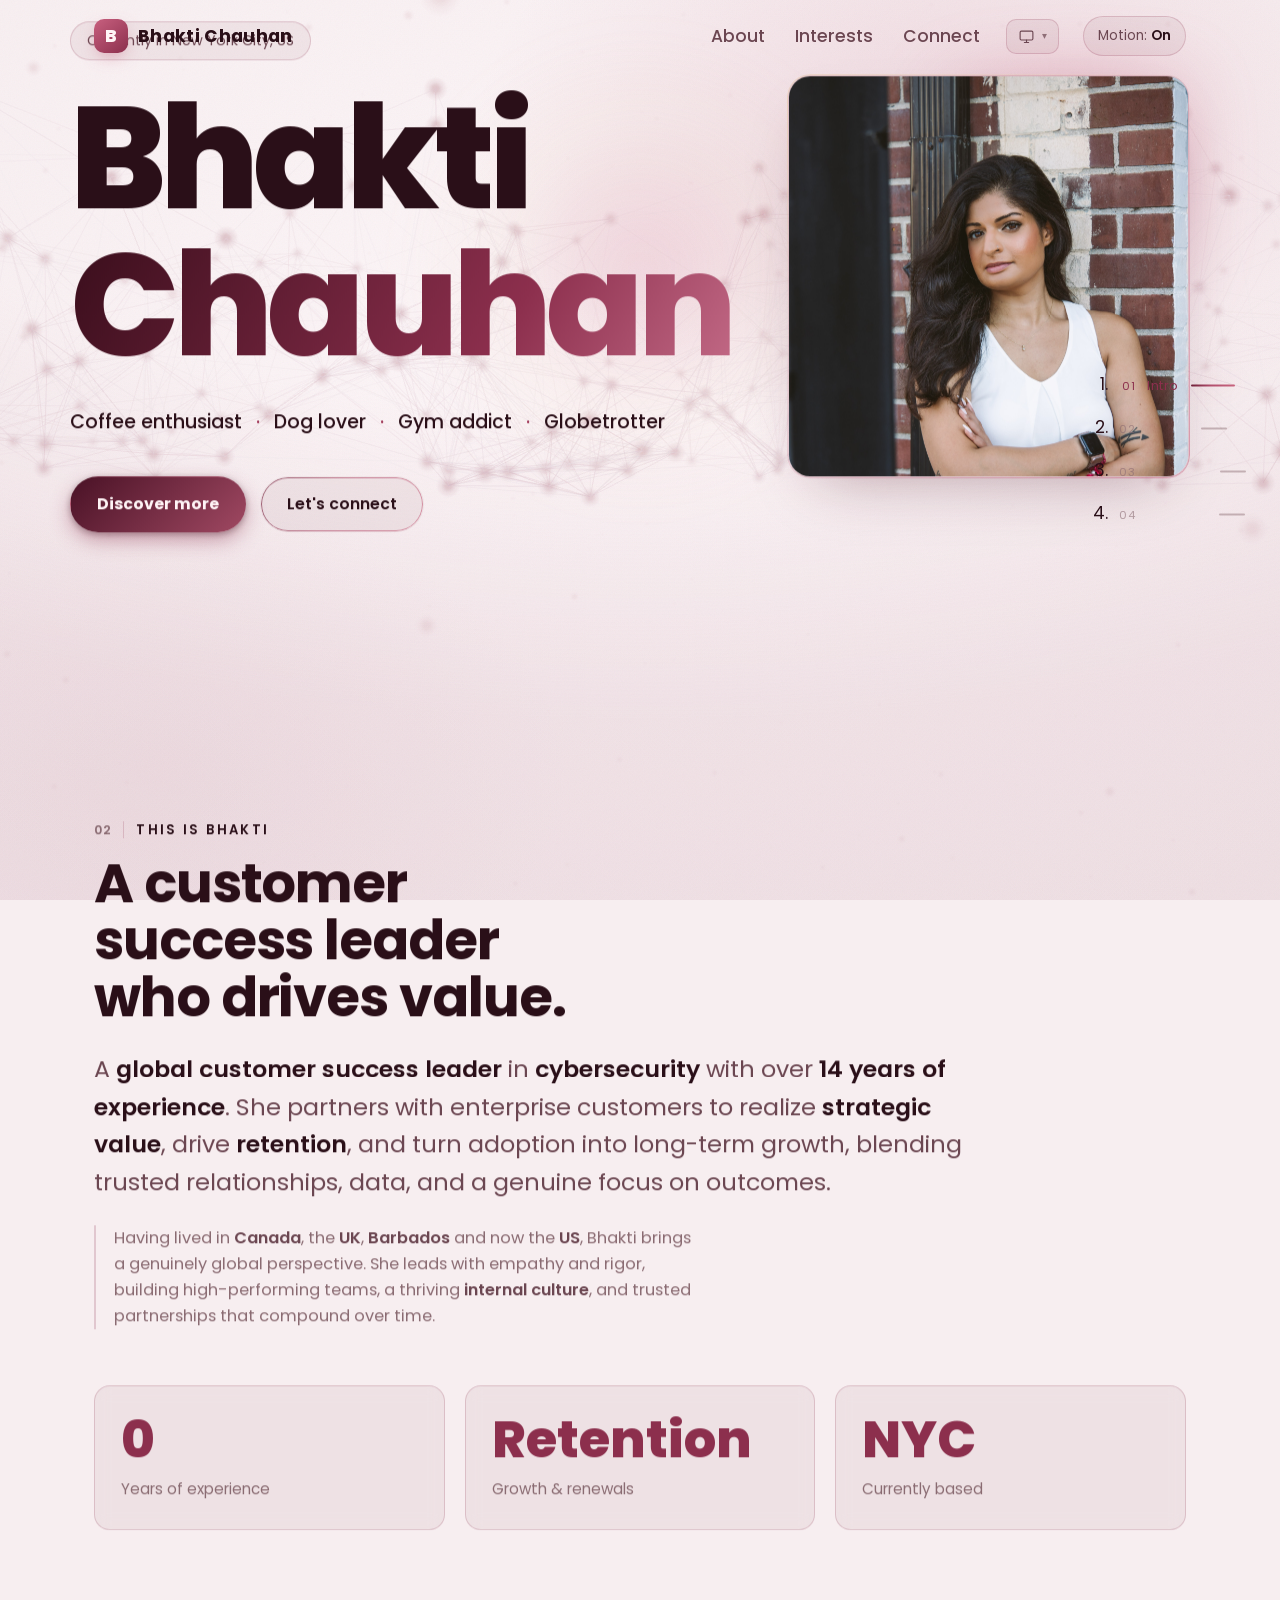
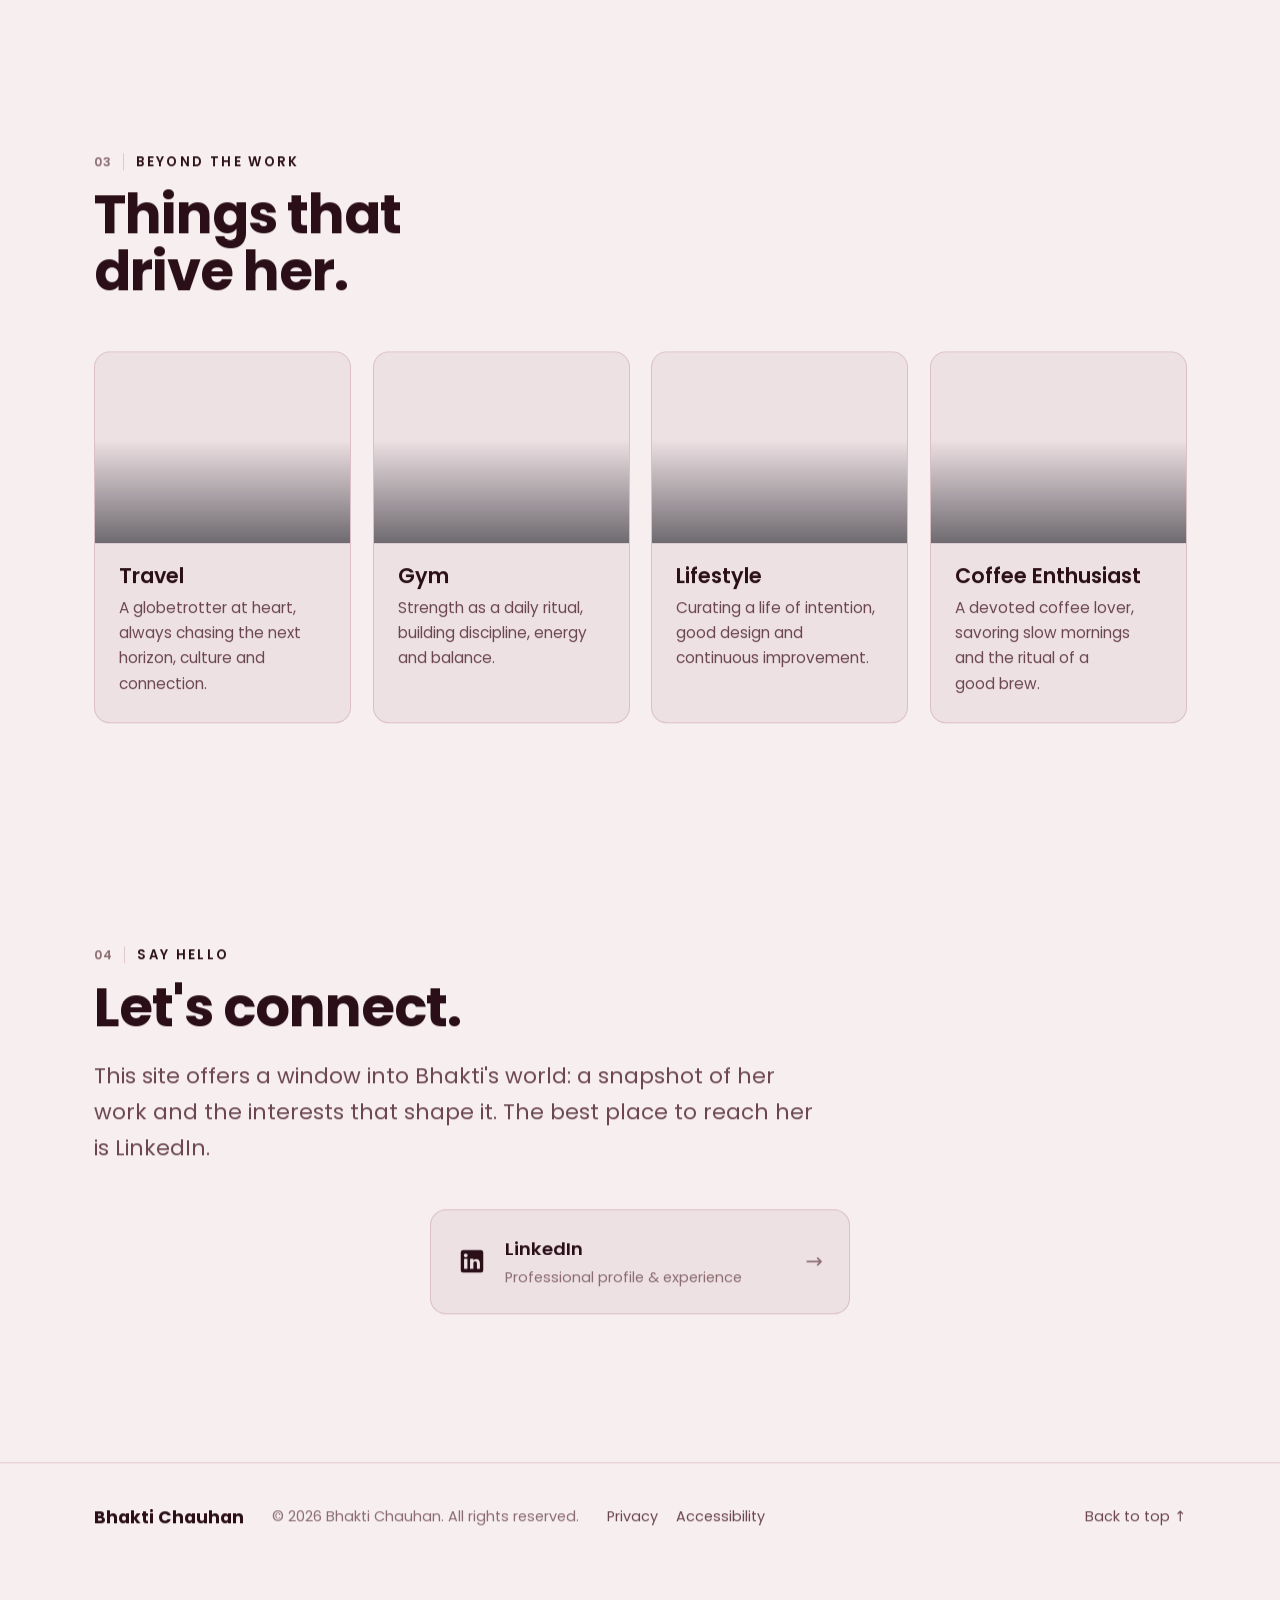
<file: index.html>
<!DOCTYPE html>
<html lang="en">
<head>
  <meta charset="UTF-8" />
  <meta name="viewport" content="width=device-width, initial-scale=1, viewport-fit=cover" />
  <meta name="color-scheme" content="dark light" />
  <meta name="theme-color" content="#150a0f" />
  <!-- mark JS available + resolve theme before paint (no flash) -->
  <script>
    (function () {
      var d = document.documentElement;
      d.classList.add("js");
      var mode; try { mode = localStorage.getItem("prite-theme"); } catch (e) {}
      if (mode !== "light" && mode !== "dark") mode = "system";
      var sysLight = window.matchMedia && window.matchMedia("(prefers-color-scheme: light)").matches;
      d.setAttribute("data-theme-mode", mode);
      d.setAttribute("data-theme", mode === "system" ? (sysLight ? "light" : "dark") : mode);
      var ts; try { ts = localStorage.getItem("prite-textsize"); } catch (e) {}
      if (ts === "lg" || ts === "xl") d.setAttribute("data-text", ts);
    })();
  </script>

  <title>Bhakti Chauhan | Customer Success Leader</title>
  <meta name="description" content="Bhakti Chauhan: global customer success leader in cybersecurity, based in New York City. Driving strategic value realization, retention and long-term growth. Globetrotter, gym lover and fashion enthusiast." />
  <meta name="author" content="Bhakti Chauhan" />

  <!-- Open Graph / social -->
  <meta property="og:type" content="website" />
  <meta property="og:title" content="Bhakti Chauhan | Customer Success Leader" />
  <meta property="og:description" content="Global customer success leader in cybersecurity, based in New York City. Strategic value realization, retention and growth." />
  <meta property="og:url" content="https://bhakti.thechauhans.co/" />
  <meta name="twitter:card" content="summary_large_image" />

  <link rel="canonical" href="https://bhakti.thechauhans.co/" />
  <link rel="icon" href="data:image/svg+xml,%3Csvg xmlns='http://www.w3.org/2000/svg' viewBox='0 0 64 64'%3E%3Crect width='64' height='64' fill='%238c2f4d'/%3E%3Ctext x='32' y='45' font-family='Arial,sans-serif' font-size='38' font-weight='bold' fill='%23f3dcc4' text-anchor='middle'%3EB%3C/text%3E%3C/svg%3E" />
  <link rel="preconnect" href="https://fonts.googleapis.com" />
  <link rel="preconnect" href="https://fonts.gstatic.com" crossorigin />
  <link rel="stylesheet" href="https://fonts.googleapis.com/css2?family=Poppins:wght@400;500;600;700;800&display=swap" />
  <link rel="stylesheet" href="css/styles.css?v=38" />
  <!-- System-font fallback so typography still looks intentional fully offline -->
  <style>
    @font-face { font-family: "Poppins"; src: local("Poppins"); font-display: swap; }
  </style>

  <!-- Structured data for SEO + assistive parsing -->
  <script type="application/ld+json">
  {
    "@context": "https://schema.org",
    "@type": "Person",
    "name": "Bhakti Chauhan",
    "jobTitle": "Global Customer Success Leader",
    "description": "Global customer success leader in cybersecurity, focused on strategic value realization, retention and long-term customer growth.",
    "address": { "@type": "PostalAddress", "addressLocality": "New York City", "addressRegion": "NY", "addressCountry": "US" },
    "url": "https://bhakti.thechauhans.co/",
    "sameAs": [
      "https://www.linkedin.com/in/bhaktipchauhan/"
    ]
  }
  </script>
</head>
<body>
  <!-- Accessibility: skip link -->
  <a class="skip-link" href="#main">Skip to main content</a>

  <!-- Page-load intro / loader -->
  <div class="intro" id="intro" aria-hidden="true">
    <div class="intro-inner">
      <span class="intro-brand">Bhakti Chauhan</span>
      <span class="intro-count"><span id="intro-count">0</span></span>
    </div>
    <div class="intro-bar"><span id="intro-bar-fill"></span></div>
  </div>

  <!-- Scroll progress indicator -->
  <div class="scroll-progress" aria-hidden="true"></div>

  <!-- Cursor-follow aurora glow -->
  <div class="cursor-aurora" aria-hidden="true"></div>

  <!-- Custom cursor (fine pointers, motion on) -->
  <div class="cursor" aria-hidden="true"><span class="cursor-dot"></span></div>

  <!-- Decorative immersive 3D background (hidden from assistive tech) -->
  <canvas id="bg-canvas" aria-hidden="true"></canvas>
  <div class="bg-fallback" aria-hidden="true"></div>
  <div class="grain" aria-hidden="true"></div>

  <!-- Header / navigation -->
  <header class="site-header" id="top">
    <nav class="nav" aria-label="Primary">
      <a class="brand" href="#top" aria-label="Bhakti Chauhan, home">
        <span class="brand-mark" aria-hidden="true">B</span>
        <span class="brand-text">Bhakti Chauhan</span>
      </a>
      <ul class="nav-links">
        <li><a href="#about">About</a></li>
        <li><a href="#interests">Interests</a></li>
        <li><a href="#connect">Connect</a></li>
      </ul>
      <div class="theme-picker">
        <button type="button" class="theme-toggle" id="theme-toggle" aria-haspopup="menu" aria-expanded="false" aria-label="Display settings: theme and text size">
          <span class="icon-system" aria-hidden="true"><svg viewBox="0 0 24 24" fill="none" stroke="currentColor" stroke-width="1.6" aria-hidden="true"><rect x="3" y="4.5" width="18" height="12.5" rx="1.7"/><path d="M9 20.5h6M12 17v3.5" stroke-linecap="round"/></svg></span>
          <span class="icon-sun" aria-hidden="true"><svg viewBox="0 0 24 24" fill="none" stroke="currentColor" stroke-width="1.6" stroke-linecap="round" aria-hidden="true"><circle cx="12" cy="12" r="4"/><path d="M12 3v1.8M12 19.2V21M3 12h1.8M19.2 12H21M5.6 5.6l1.3 1.3M16.9 16.9l1.3 1.3M18.4 5.6L17 7M7 17l-1.4 1.4"/></svg></span>
          <span class="icon-moon" aria-hidden="true"><svg viewBox="0 0 24 24" fill="currentColor" aria-hidden="true"><path d="M21 12.8A8.5 8.5 0 1 1 11.2 3a6.5 6.5 0 0 0 9.8 9.8z"/></svg></span>
          <span class="chev" aria-hidden="true">&#9662;</span>
        </button>
        <div class="theme-menu" id="theme-menu" role="menu" aria-label="Display settings" hidden>
          <p class="tm-label">Theme</p>
          <button type="button" role="menuitemradio" aria-checked="false" data-mode="system"><span class="m-icon"><svg viewBox="0 0 24 24" fill="none" stroke="currentColor" stroke-width="1.6" aria-hidden="true"><rect x="3" y="4.5" width="18" height="12.5" rx="1.7"/><path d="M9 20.5h6M12 17v3.5" stroke-linecap="round"/></svg></span>System<span class="check" aria-hidden="true">&#10003;</span></button>
          <button type="button" role="menuitemradio" aria-checked="false" data-mode="light"><span class="m-icon"><svg viewBox="0 0 24 24" fill="none" stroke="currentColor" stroke-width="1.6" stroke-linecap="round" aria-hidden="true"><circle cx="12" cy="12" r="4"/><path d="M12 3v1.8M12 19.2V21M3 12h1.8M19.2 12H21M5.6 5.6l1.3 1.3M16.9 16.9l1.3 1.3M18.4 5.6L17 7M7 17l-1.4 1.4"/></svg></span>Light<span class="check" aria-hidden="true">&#10003;</span></button>
          <button type="button" role="menuitemradio" aria-checked="false" data-mode="dark"><span class="m-icon"><svg viewBox="0 0 24 24" fill="currentColor" aria-hidden="true"><path d="M21 12.8A8.5 8.5 0 1 1 11.2 3a6.5 6.5 0 0 0 9.8 9.8z"/></svg></span>Dark<span class="check" aria-hidden="true">&#10003;</span></button>
          <div class="tm-sep" role="separator"></div>
          <p class="tm-label">Text size</p>
          <div class="tm-sizes" role="group" aria-label="Text size">
            <button type="button" role="menuitemradio" aria-checked="false" data-size="" aria-label="Normal" style="font-size:0.78rem">A</button>
            <button type="button" role="menuitemradio" aria-checked="false" data-size="lg" aria-label="Large" style="font-size:0.95rem">A</button>
            <button type="button" role="menuitemradio" aria-checked="false" data-size="xl" aria-label="Larger" style="font-size:1.15rem">A</button>
          </div>
        </div>
      </div>
      <button id="motion-toggle" class="motion-toggle" type="button" aria-pressed="false">
        <span class="motion-toggle-dot" aria-hidden="true"></span>
        <span class="motion-toggle-label">Motion: <strong>On</strong></span>
      </button>
    </nav>
  </header>

  <!-- Scrollytelling chapter rail (scrollspy) -->
  <nav class="rail" aria-label="Section progress">
    <ol>
      <li><a href="#hero-title" data-rail="hero"><span class="rail-num">01</span><span class="rail-label">Intro</span></a></li>
      <li><a href="#about" data-rail="about"><span class="rail-num">02</span><span class="rail-label">About</span></a></li>
      <li><a href="#interests" data-rail="interests"><span class="rail-num">03</span><span class="rail-label">Interests</span></a></li>
      <li><a href="#connect" data-rail="connect"><span class="rail-num">04</span><span class="rail-label">Connect</span></a></li>
    </ol>
  </nav>

  <div class="smooth-wrap" id="smooth-wrap">
  <main id="main">
    <!-- HERO -->
    <section class="hero" aria-labelledby="hero-title">
      <div class="hero-inner">
        <div class="hero-copy">
          <p class="hero-eyebrow hero-anim">Currently in New York City, US</p>
          <h1 id="hero-title" class="hero-title">
            <span class="line"><span class="line-inner">Bhakti</span></span>
            <span class="line"><span class="line-inner grad">Chauhan</span></span>
          </h1>
          <p class="hero-tags hero-anim" aria-label="Personal tags">
            <span>Coffee enthusiast</span><span aria-hidden="true">·</span>
            <span>Dog lover</span><span aria-hidden="true">·</span>
            <span>Gym addict</span><span aria-hidden="true">·</span>
            <span>Globetrotter</span>
          </p>
          <div class="hero-cta hero-anim">
            <a class="btn btn-primary" href="#about">Discover more</a>
            <a class="btn btn-ghost" href="#connect">Let's connect</a>
          </div>
        </div>
        <figure class="hero-portrait hero-anim">
          <img src="assets/img/portrait.jpg" width="1536" height="2304"
               alt="Portrait of Bhakti Chauhan, arms crossed against a brick wall."
               loading="eager" decoding="async" />
        </figure>
      </div>
      <a class="scroll-hint" href="#about" aria-label="Scroll to about section">
        <span class="scroll-hint-dot" aria-hidden="true"></span>
        <span>Scroll</span>
      </a>
    </section>

    <!-- ABOUT -->
    <section class="section about" id="about" aria-labelledby="about-title">
      <div class="container">
        <p class="section-kicker reveal"><span class="chapter">02</span>This is Bhakti</p>
        <h2 id="about-title" class="section-title reveal">A customer success leader who drives value.</h2>
        <p class="about-lead reveal">
          A <strong>global customer success leader</strong> in <strong>cybersecurity</strong> with over
          <strong>14 years of experience</strong>. She partners with enterprise customers to realize
          <strong>strategic value</strong>, drive <strong>retention</strong>, and turn adoption into
          long-term growth, blending trusted relationships, data, and a genuine focus on outcomes.
        </p>
        <p class="about-note reveal">
          Having lived in <strong>Canada</strong>, the <strong>UK</strong>, <strong>Barbados</strong>
          and now the <strong>US</strong>, Bhakti brings a genuinely global perspective. She leads with
          empathy and rigor, building high-performing teams, a thriving <strong>internal
          culture</strong>, and trusted partnerships that compound over time.
        </p>
        <ul class="stats" aria-label="Highlights">
          <li class="stat reveal">
            <span class="stat-num" data-count="14" data-suffix="+">0</span>
            <span class="stat-label">Years of experience</span>
          </li>
          <li class="stat reveal">
            <span class="stat-num">Retention</span>
            <span class="stat-label">Growth &amp; renewals</span>
          </li>
          <li class="stat reveal">
            <span class="stat-num">NYC</span>
            <span class="stat-label">Currently based</span>
          </li>
        </ul>
      </div>
    </section>

    <!-- INTERESTS -->
    <section class="section interests" id="interests" aria-labelledby="interests-title">
      <div class="container">
        <p class="section-kicker reveal"><span class="chapter">03</span>Beyond the work</p>
        <h2 id="interests-title" class="section-title reveal">Things that drive her.</h2>
        <ul class="cards" role="list">
          <li class="card card-photo tilt reveal">
            <div class="card-media">
              <img src="assets/img/photo-1.jpg" width="1536" height="1151" alt="Sunset over a rocky shoreline, the sky glowing above the sea." loading="lazy" decoding="async" />
            </div>
            <div class="card-body">
              <h3>Travel</h3>
              <p>A globetrotter at heart, always chasing the next horizon, culture and connection.</p>
            </div>
          </li>
          <li class="card card-photo tilt reveal">
            <div class="card-media">
              <img src="assets/img/photo-gym.jpg" width="665" height="1182" alt="Weight plates and barbells racked on a brick gym wall." loading="lazy" decoding="async" />
            </div>
            <div class="card-body">
              <h3>Gym</h3>
              <p>Strength as a daily ritual, building discipline, energy and balance.</p>
            </div>
          </li>
          <li class="card card-photo tilt reveal">
            <div class="card-media">
              <img src="assets/img/photo-3.jpg" width="838" height="1024" alt="View beneath a weathered pier looking out to turquoise water." loading="lazy" decoding="async" />
            </div>
            <div class="card-body">
              <h3>Lifestyle</h3>
              <p>Curating a life of intention, good design and continuous improvement.</p>
            </div>
          </li>
          <li class="card card-photo tilt reveal">
            <div class="card-media">
              <img src="assets/img/photo-coffee.jpg" width="1536" height="1152" alt="Two coffees, a black coffee and a flat white, on a wooden cafe table." loading="lazy" decoding="async" />
            </div>
            <div class="card-body">
              <h3>Coffee Enthusiast</h3>
              <p>A devoted coffee lover, savoring slow mornings and the ritual of a good brew.</p>
            </div>
          </li>
        </ul>
      </div>
    </section>

    <!-- CONNECT -->
    <section class="section connect" id="connect" aria-labelledby="connect-title">
      <div class="container connect-inner">
        <p class="section-kicker reveal"><span class="chapter">04</span>Say hello</p>
        <h2 id="connect-title" class="section-title reveal">Let's connect.</h2>
        <p class="connect-lead reveal">
          This site offers a window into Bhakti's world: a snapshot of her work and the interests
          that shape it. The best place to reach her is LinkedIn.
        </p>
        <div class="connect-links connect-links--single reveal">
          <a class="link-card" href="https://www.linkedin.com/in/bhaktipchauhan/" target="_blank" rel="noopener noreferrer">
            <svg class="link-icon" viewBox="0 0 24 24" aria-hidden="true" focusable="false">
              <path d="M19 3a2 2 0 0 1 2 2v14a2 2 0 0 1-2 2H5a2 2 0 0 1-2-2V5a2 2 0 0 1 2-2h14zM8.34 18V9.99H5.67V18h2.67zM7 8.82a1.55 1.55 0 1 0 0-3.1 1.55 1.55 0 0 0 0 3.1zM18.34 18v-4.39c0-2.35-1.26-3.44-2.93-3.44-1.35 0-1.95.74-2.29 1.26V9.99h-2.66c.04.75 0 8.01 0 8.01h2.66v-4.47c0-.24.02-.48.09-.65.19-.48.63-.97 1.36-.97.96 0 1.35.73 1.35 1.8V18h2.67z"/>
            </svg>
            <span class="link-text">
              <strong>LinkedIn</strong>
              <span>Professional profile &amp; experience</span>
            </span>
            <span class="link-arrow" aria-hidden="true">→</span>
          </a>
        </div>
      </div>
    </section>
  </main>

  <footer class="site-footer">
    <div class="container footer-inner">
      <p class="footer-brand">Bhakti Chauhan</p>
      <p class="footer-copy">© <span id="year">2025</span> Bhakti Chauhan. All rights reserved.</p>
      <nav class="footer-links" aria-label="Legal">
        <a href="legal.html#privacy">Privacy</a>
        <a href="legal.html#accessibility">Accessibility</a>
      </nav>
      <a class="footer-top" href="#top">Back to top ↑</a>
    </div>
  </footer>
  </div><!-- /.smooth-wrap -->

  <!-- Vendored locally so the full 3D experience works on a plain file:// double-click -->
  <script src="js/vendor/three.min.js?v=2" defer></script>
  <script src="js/main.js?v=38" defer></script>
</body>
</html>
</file>
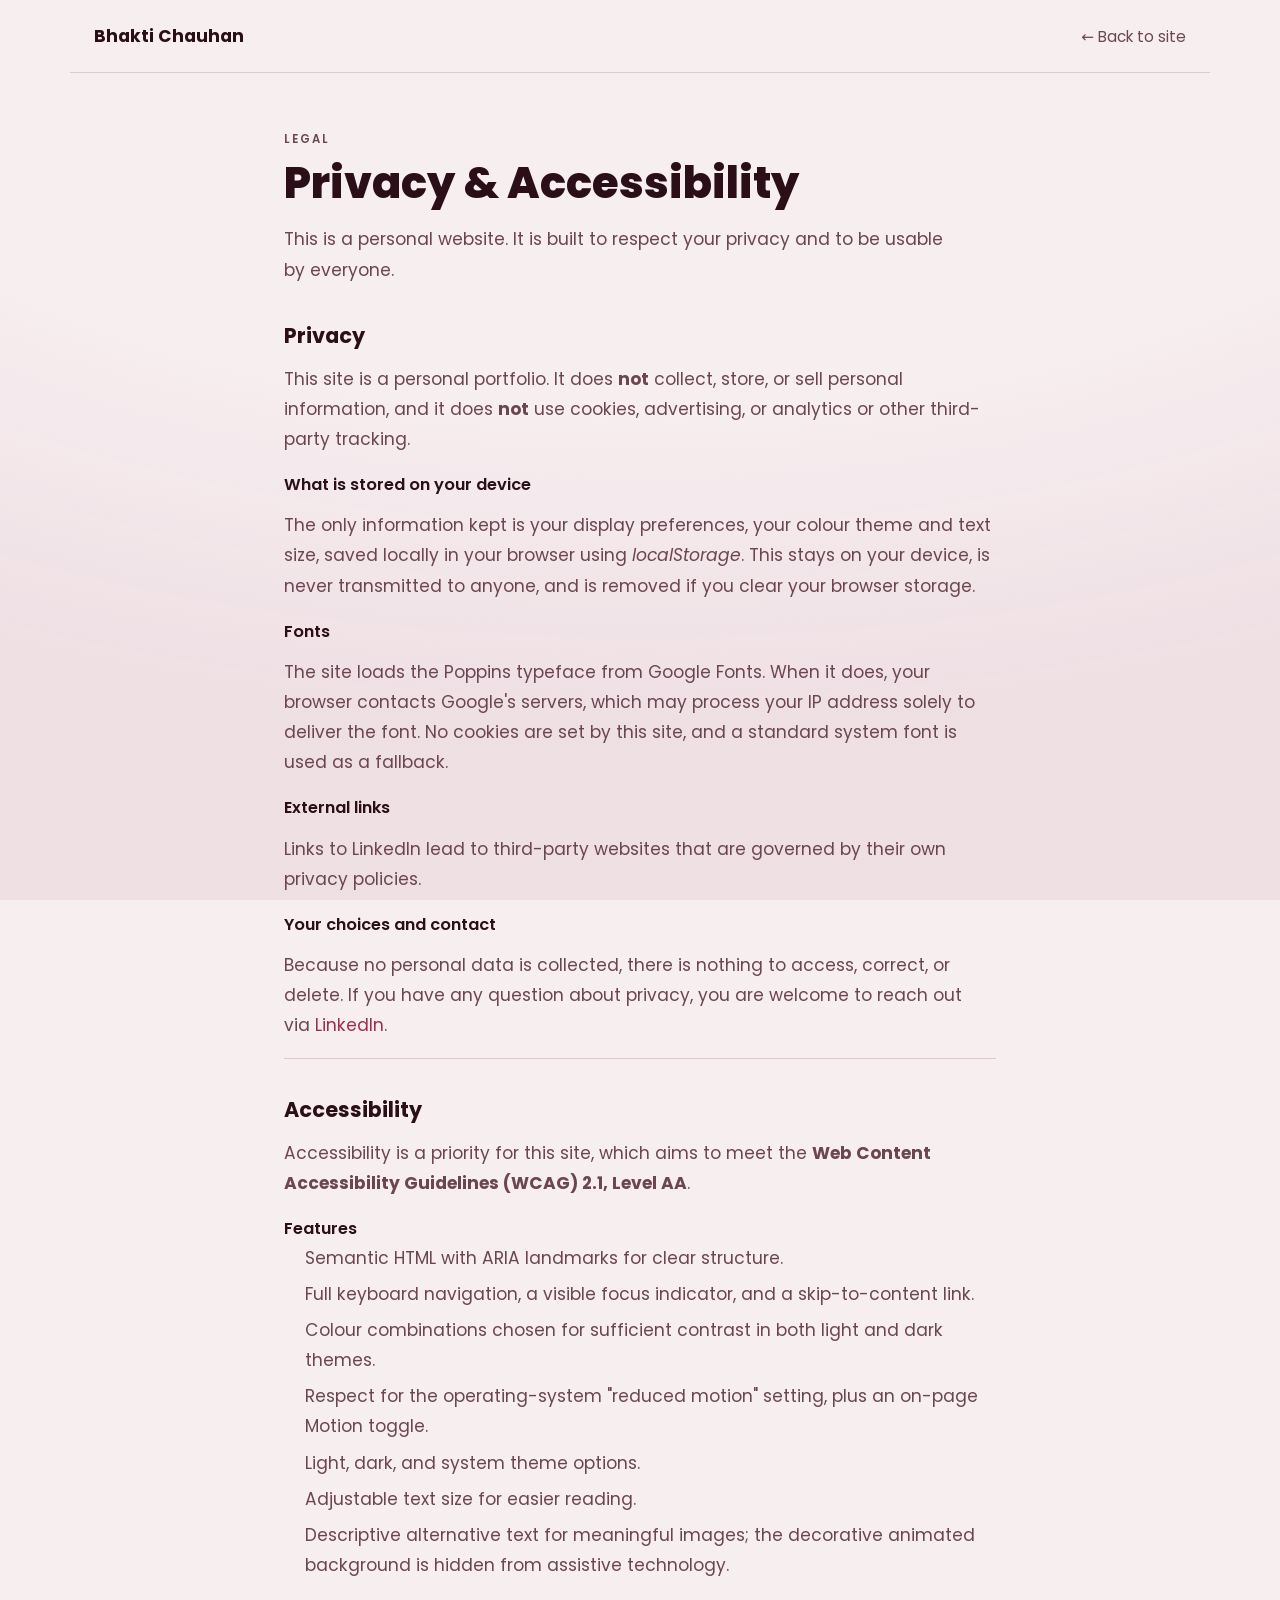
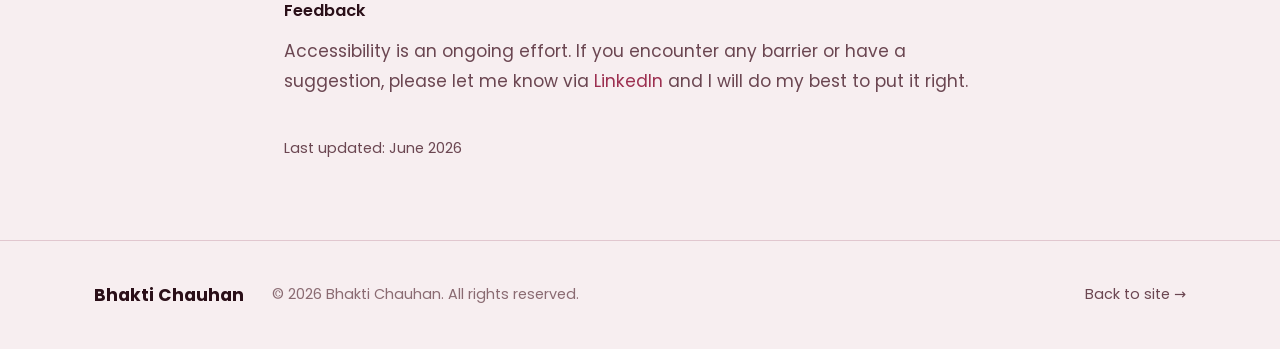
<file: legal.html>
<!DOCTYPE html>
<html lang="en">
<head>
  <meta charset="UTF-8" />
  <meta name="viewport" content="width=device-width, initial-scale=1, viewport-fit=cover" />
  <meta name="color-scheme" content="dark light" />
  <meta name="theme-color" content="#150a0f" />
  <!-- resolve theme before paint (no flash), shared with the main site -->
  <script>
    (function () {
      var d = document.documentElement;
      d.classList.add("js");
      var mode; try { mode = localStorage.getItem("prite-theme"); } catch (e) {}
      if (mode !== "light" && mode !== "dark") mode = "system";
      var sysLight = window.matchMedia && window.matchMedia("(prefers-color-scheme: light)").matches;
      d.setAttribute("data-theme-mode", mode);
      d.setAttribute("data-theme", mode === "system" ? (sysLight ? "light" : "dark") : mode);
      var ts; try { ts = localStorage.getItem("prite-textsize"); } catch (e) {}
      if (ts === "lg" || ts === "xl") d.setAttribute("data-text", ts);
    })();
  </script>

  <title>Privacy &amp; Accessibility | Bhakti Chauhan</title>
  <meta name="description" content="Privacy notice and accessibility statement for the personal website of Bhakti Chauhan." />
  <link rel="canonical" href="https://bhakti.thechauhans.co/legal.html" />
  <link rel="icon" href="data:image/svg+xml,%3Csvg xmlns='http://www.w3.org/2000/svg' viewBox='0 0 64 64'%3E%3Crect width='64' height='64' fill='%238c2f4d'/%3E%3Ctext x='32' y='45' font-family='Arial,sans-serif' font-size='38' font-weight='bold' fill='%23f3dcc4' text-anchor='middle'%3EB%3C/text%3E%3C/svg%3E" />
  <link rel="preconnect" href="https://fonts.googleapis.com" />
  <link rel="preconnect" href="https://fonts.gstatic.com" crossorigin />
  <link rel="stylesheet" href="https://fonts.googleapis.com/css2?family=Poppins:wght@400;500;600;700;800&display=swap" />
  <link rel="stylesheet" href="css/styles.css?v=38" />
  <style>
    .legal-header {
      display: flex; align-items: center; justify-content: space-between;
      gap: 16px; max-width: var(--maxw); margin: 0 auto;
      padding: 22px 24px; border-bottom: 1px solid var(--border);
    }
    .legal-brand { font-family: "Poppins", sans-serif; font-weight: 700; color: var(--text); text-decoration: none; }
    .legal-back { color: var(--text-dim); text-decoration: none; font-size: 0.95rem; }
    .legal-back:hover, .legal-brand:hover { color: var(--text); }
    .legal-main { max-width: 760px; margin: 0 auto; padding: 56px 24px 24px; }
    .legal-eyebrow { font-family: "Poppins", sans-serif; font-weight: 600; letter-spacing: 0.18em;
      text-transform: uppercase; font-size: 0.72rem; color: var(--accent); margin: 0 0 10px; }
    .legal-main h1 { font-family: "Poppins", sans-serif; font-weight: 800; font-size: clamp(1.9rem, 4vw, 2.7rem);
      line-height: 1.1; margin: 0 0 12px; color: var(--text); }
    .legal-main h2 { font-family: "Poppins", sans-serif; font-weight: 700; font-size: 1.3rem;
      margin: 40px 0 12px; color: var(--text); }
    .legal-main h3 { font-weight: 600; font-size: 1.02rem; margin: 22px 0 6px; color: var(--text); }
    .legal-main p, .legal-main li { color: var(--text-dim); line-height: 1.75; }
    .legal-main ul { padding-left: 1.2em; }
    .legal-main li { margin: 6px 0; }
    .legal-main a { color: var(--accent); }
    .legal-lead { font-size: 1.08rem; color: var(--text); }
    .legal-updated { margin-top: 40px; font-size: 0.9rem; color: var(--text-mute); }
    .legal-divider { border: none; border-top: 1px solid var(--border); margin: 4px 0; }
  </style>
</head>
<body>
  <a class="skip-link" href="#main">Skip to main content</a>

  <header>
    <div class="legal-header">
      <a class="legal-brand" href="./">Bhakti Chauhan</a>
      <a class="legal-back" href="./">&larr; Back to site</a>
    </div>
  </header>

  <main id="main" class="legal-main">
    <p class="legal-eyebrow">Legal</p>
    <h1>Privacy &amp; Accessibility</h1>
    <p class="legal-lead">This is a personal website. It is built to respect your privacy and to be usable by everyone.</p>

    <section id="privacy" aria-labelledby="privacy-h">
      <h2 id="privacy-h">Privacy</h2>
      <p>This site is a personal portfolio. It does <strong>not</strong> collect, store, or sell personal information, and it does <strong>not</strong> use cookies, advertising, or analytics or other third-party tracking.</p>

      <h3>What is stored on your device</h3>
      <p>The only information kept is your display preferences, your colour theme and text size, saved locally in your browser using <em>localStorage</em>. This stays on your device, is never transmitted to anyone, and is removed if you clear your browser storage.</p>

      <h3>Fonts</h3>
      <p>The site loads the Poppins typeface from Google Fonts. When it does, your browser contacts Google's servers, which may process your IP address solely to deliver the font. No cookies are set by this site, and a standard system font is used as a fallback.</p>

      <h3>External links</h3>
      <p>Links to LinkedIn lead to third-party websites that are governed by their own privacy policies.</p>

      <h3>Your choices and contact</h3>
      <p>Because no personal data is collected, there is nothing to access, correct, or delete. If you have any question about privacy, you are welcome to reach out via <a href="https://www.linkedin.com/in/bhaktipchauhan/" target="_blank" rel="noopener noreferrer">LinkedIn</a>.</p>
    </section>

    <hr class="legal-divider" />

    <section id="accessibility" aria-labelledby="a11y-h">
      <h2 id="a11y-h">Accessibility</h2>
      <p>Accessibility is a priority for this site, which aims to meet the <strong>Web Content Accessibility Guidelines (WCAG) 2.1, Level AA</strong>.</p>

      <h3>Features</h3>
      <ul>
        <li>Semantic HTML with ARIA landmarks for clear structure.</li>
        <li>Full keyboard navigation, a visible focus indicator, and a skip-to-content link.</li>
        <li>Colour combinations chosen for sufficient contrast in both light and dark themes.</li>
        <li>Respect for the operating-system "reduced motion" setting, plus an on-page Motion toggle.</li>
        <li>Light, dark, and system theme options.</li>
        <li>Adjustable text size for easier reading.</li>
        <li>Descriptive alternative text for meaningful images; the decorative animated background is hidden from assistive technology.</li>
      </ul>

      <h3>Feedback</h3>
      <p>Accessibility is an ongoing effort. If you encounter any barrier or have a suggestion, please let me know via <a href="https://www.linkedin.com/in/bhaktipchauhan/" target="_blank" rel="noopener noreferrer">LinkedIn</a> and I will do my best to put it right.</p>
    </section>

    <p class="legal-updated">Last updated: June 2026</p>
  </main>

  <footer class="site-footer">
    <div class="container footer-inner">
      <p class="footer-brand">Bhakti Chauhan</p>
      <p class="footer-copy">&copy; 2026 Bhakti Chauhan. All rights reserved.</p>
      <a class="footer-top" href="./">Back to site &rarr;</a>
    </div>
  </footer>
</body>
</html>
</file>
<file: css/styles.css>
/* =========================================================================
   p.rite.sh — modern immersive personal showcase
   Design tokens
   ========================================================================= */
:root {
  --bg:        #150a0f;          /* near-black navy */
  --bg-2:      #1e0e15;
  --surface:   rgba(255, 255, 255, 0.04);
  --surface-2: rgba(255, 255, 255, 0.08);
  --border:    rgba(214, 168, 140, 0.18);
  --border-2:  rgba(255, 255, 255, 0.10);
  --text:      #f5edf0;          /* warm near-white */
  --text-dim:  #e1cdd5;
  --text-mute: #b6a0a8;

  /* Palette — burgundy with black + rose-gold accents */
  --navy:      #8c2f4d;
  --navy-lt:   #c8607f;          /* bright azure highlight */
  --navy-deep: #45121f;
  --silver:    #e7c9a8;
  --silver-lt: #f3dcc4;
  --steel:     #b08a86;
  --accent:    var(--navy-lt);
  --accent-2:  var(--silver);
  --accent-3:  var(--silver-lt);
  --grad:      linear-gradient(120deg, #8c2f4d 0%, #c25e7a 42%, #e7c9a8 78%, #f6e7d6 100%);

  --radius:    16px;
  --radius-sm: 12px;
  --maxw:      1140px;
  --ease:      cubic-bezier(0.22, 1, 0.36, 1);

  --shadow:    0 30px 70px -28px rgba(0, 0, 6, 0.85);
  --glow-blue: 0 0 26px rgba(200, 96, 127, 0.4);
}

/* ---------- Light theme ------------------------------------------------ */
html[data-theme="light"] {
  --bg:        #f7eef0;          /* soft platinum daylight */
  --bg-2:      #efe2e6;
  --surface:   rgba(74, 18, 34, 0.05);
  --surface-2: rgba(74, 18, 34, 0.10);
  --border:    rgba(140, 47, 77, 0.20);
  --border-2:  rgba(74, 18, 34, 0.12);
  --text:      #2a0f18;          /* deep navy ink */
  --text-dim:  #6b4651;
  --text-mute: #8a6b72;

  --navy:      #8c2f4d;
  --navy-lt:   #b14e6c;
  --navy-deep: #5a1f33;
  /* "silver" roles flip to navy so icons/accents read on a light surface */
  --silver:    #b14e6c;
  --silver-lt: #8c2f4d;
  --steel:     #9a7077;
  --accent:    #9c2f50;
  --accent-2:  #b14e6c;
  --accent-3:  #8c2f4d;
  --grad:      linear-gradient(120deg, #6e1f37 0%, #b14e6c 45%, #c9657f 100%);

  --shadow:    0 26px 60px -30px rgba(74, 18, 34, 0.40);
  --glow-blue: 0 0 26px rgba(177, 78, 108, 0.35);
}

/* Light-theme surface adjustments (anything that assumed a dark canvas) */
html[data-theme="light"] .bg-fallback {
  background:
    radial-gradient(62% 58% at 74% 16%, rgba(177, 78, 108, 0.16), transparent 60%),
    radial-gradient(54% 50% at 12% 86%, rgba(200, 150, 165, 0.12), transparent 60%),
    radial-gradient(90% 90% at 50% 40%, #fdf6f8, var(--bg) 82%);
}
html[data-theme="light"] body::after {
  background: radial-gradient(120% 90% at 50% -10%, transparent 62%, rgba(220, 190, 200, 0.30) 100%);
}
html[data-theme="light"] .grain { mix-blend-mode: multiply; opacity: 0.05; }
html[data-theme="light"] .site-header.scrolled {
  background: rgba(238, 241, 248, 0.78);
  border-bottom-color: var(--border);
}
html[data-theme="light"] .hero-title .grad {
  background: linear-gradient(var(--grad-angle), #3a0e1c 0%, #8c2f4d 30%, #d27a96 50%, #8c2f4d 72%, #3a0e1c 100%);
  background-size: 220% 220%;
  -webkit-background-clip: text; background-clip: text; color: transparent;
}
html[data-theme="light"] .intro-bar { background: rgba(74, 18, 34, 0.08); }
html[data-theme="light"] .cursor { mix-blend-mode: normal; border-color: rgba(140, 47, 77, 0.6); }
html[data-theme="light"] .cursor-dot { background: var(--navy); }
html[data-theme="light"] body.cursor-hover .cursor {
  background: rgba(140, 47, 77, 0.12); border-color: rgba(140, 47, 77, 0.85);
}

/* =========================================================================
   Reset & base
   ========================================================================= */
*, *::before, *::after { box-sizing: border-box; }

html { scroll-behavior: smooth; -webkit-text-size-adjust: 100%; }

body {
  margin: 0;
  background: var(--bg);
  color: var(--text);
  font-family: "Poppins", system-ui, -apple-system, "Segoe UI", sans-serif;
  font-size: clamp(1rem, 0.95rem + 0.2vw, 1.075rem);
  line-height: 1.65;
  overflow-x: hidden;
  -webkit-font-smoothing: antialiased;
  text-rendering: optimizeLegibility;
}

h1, h2, h3 { font-family: "Poppins", system-ui, sans-serif; line-height: 1.05; margin: 0; text-wrap: balance; }
p { text-wrap: pretty; }

/* Animatable gradient angle (CSS @property — cutting-edge, degrades gracefully) */
@property --grad-angle {
  syntax: "<angle>";
  inherits: false;
  initial-value: 120deg;
}

a { color: inherit; text-decoration: none; }
img, svg { display: block; max-width: 100%; }
ul { margin: 0; padding: 0; list-style: none; }

/* =========================================================================
   Accessibility helpers
   ========================================================================= */
.skip-link {
  position: fixed;
  top: -100px;
  left: 16px;
  z-index: 1000;
  padding: 12px 18px;
  background: var(--text);
  color: var(--bg);
  border-radius: 10px;
  font-weight: 600;
  transition: top 0.2s var(--ease);
}
.skip-link:focus { top: 16px; }

/* Visible, high-contrast focus styles for keyboard users everywhere */
:focus-visible {
  outline: 3px solid var(--accent-2);
  outline-offset: 3px;
  border-radius: 6px;
}

/* =========================================================================
   Page-load intro / loader
   ========================================================================= */
.intro {
  position: fixed;
  inset: 0;
  z-index: 10000;
  background: var(--bg);
  display: none;            /* shown only when JS is available */
  place-items: center;
  transition: transform 0.9s var(--ease);
}
html.js .intro { display: grid; }
.intro.is-hidden { transform: translateY(-101%); pointer-events: none; }
.intro[hidden] { display: none; }
.intro-inner { display: flex; flex-direction: column; align-items: center; gap: 14px; }
.intro-brand {
  font-family: "Poppins", sans-serif;
  letter-spacing: 0.34em;
  text-transform: uppercase;
  font-size: 0.78rem;
  color: var(--text-mute);
  padding-left: 0.34em;
}
.intro-count {
  font-family: "Poppins", sans-serif;
  font-weight: 800;
  font-size: clamp(3rem, 11vw, 7rem);
  line-height: 1;
  background: var(--grad);
  -webkit-background-clip: text;
  background-clip: text;
  color: transparent;
}
.intro-count::after {
  content: "%";
  font-size: 0.36em;
  margin-left: 6px;
  -webkit-text-fill-color: var(--text-mute);
  color: var(--text-mute);
}
.intro-bar { position: absolute; left: 0; right: 0; bottom: 0; height: 2px; background: rgba(255, 255, 255, 0.07); }
.intro-bar span { display: block; height: 100%; transform: scaleX(0); transform-origin: left; background: var(--grad); }
html.intro-active, html.intro-active body { overflow: hidden; }

/* =========================================================================
   Kinetic text reveal — masked line-rise
   ========================================================================= */
/* hero name: each line sits in a mask and rises after the intro lifts */
.hero-title .line { display: block; overflow: hidden; padding: 0.04em 0.04em 0.06em; margin: 0 -0.04em; }
.hero-title .line-inner { display: block; transition: transform 1s var(--ease); }
html.js .hero-title .line-inner { transform: translateY(118%); }
body.intro-done .hero-title .line-inner { transform: none; }
body.intro-done .hero-title .line:nth-child(1) .line-inner { transition-delay: 0.05s; }
body.intro-done .hero-title .line:nth-child(2) .line-inner { transition-delay: 0.16s; }

/* the rest of the hero fades/rises in sequence after the intro */
.hero-anim { transition: opacity 0.9s var(--ease), transform 0.9s var(--ease); }
html.js .hero-anim { opacity: 0; transform: translateY(22px); }
body.intro-done .hero-eyebrow.hero-anim { opacity: 1; transform: none; transition-delay: 0.30s; }
body.intro-done .hero-portrait.hero-anim { opacity: 1; transform: none; transition-delay: 0.34s; }
body.intro-done .hero-tags.hero-anim { opacity: 1; transform: none; transition-delay: 0.44s; }
body.intro-done .hero-cta.hero-anim { opacity: 1; transform: none; transition-delay: 0.54s; }

/* section headings rise out of a mask when scrolled into view */
.section-title { overflow: hidden; }
.section-title .title-inner { display: block; transition: transform 0.95s var(--ease); }
html.js .section-title .title-inner { transform: translateY(110%); }
html.js .section-title.is-visible .title-inner { transform: none; }
body.motion-off .section-title .title-inner,
body.motion-off .hero-title .line-inner,
body.motion-off .hero-anim { transform: none !important; opacity: 1 !important; transition: none !important; }

/* =========================================================================
   3D background canvas + graceful fallback
   ========================================================================= */
#bg-canvas {
  position: fixed;
  inset: 0;
  width: 100vw;
  height: 100vh;
  z-index: -2;
  display: block;
}
.bg-fallback {
  position: fixed;
  inset: 0;
  z-index: -3;
  background:
    radial-gradient(62% 58% at 72% 18%, rgba(177, 78, 108, 0.28), transparent 62%),
    radial-gradient(52% 48% at 14% 84%, rgba(231, 201, 168, 0.07), transparent 60%),
    radial-gradient(85% 85% at 50% 45%, #2a0f1a, var(--bg) 82%);
}
/* subtle readability scrim over the canvas */
body::after {
  content: "";
  position: fixed;
  inset: 0;
  z-index: -1;
  pointer-events: none;
  background:
    radial-gradient(120% 90% at 50% -10%, transparent 50%, rgba(3, 3, 6, 0.6) 100%),
    linear-gradient(180deg, rgba(3,3,6,0.35) 0%, transparent 30%);
}

/* Fine film grain — adds an expensive, tactile texture */
.grain {
  position: fixed;
  inset: 0;
  z-index: 0;
  pointer-events: none;
  opacity: 0.04;
  mix-blend-mode: overlay;
  background-image: url("data:image/svg+xml,%3Csvg xmlns='http://www.w3.org/2000/svg' width='160' height='160'%3E%3Cfilter id='n'%3E%3CfeTurbulence type='fractalNoise' baseFrequency='0.85' numOctaves='3' stitchTiles='stitch'/%3E%3C/filter%3E%3Crect width='100%25' height='100%25' filter='url(%23n)'/%3E%3C/svg%3E");
}

/* =========================================================================
   Smooth (momentum) scroll wrapper — Lenis-style. When active, the wrapper is
   fixed and translated by a lerped scroll value; <body> gets an explicit height
   so the native scrollbar (and keyboard scroll) still work. Disabled for
   reduced-motion / motion-off, where the page falls back to native scrolling.
   ========================================================================= */
.smooth-wrap.is-smooth {
  position: fixed;
  top: 0; left: 0;
  width: 100%;
  will-change: transform;
}

/* =========================================================================
   Custom cursor — a precise ring + dot that grows over interactive elements
   (fine pointers only; hidden when motion is off).
   ========================================================================= */
.cursor {
  position: fixed;
  top: 0; left: 0;
  width: 34px; height: 34px;
  margin: -17px 0 0 -17px;
  border: 1.5px solid rgba(231, 201, 168, 0.7);
  border-radius: 50%;
  pointer-events: none;
  z-index: 9999;
  opacity: 0;
  transform: translate3d(-100px, -100px, 0) scale(1);
  transition: opacity 0.3s var(--ease), width 0.25s var(--ease), height 0.25s var(--ease),
              margin 0.25s var(--ease), background 0.25s var(--ease), border-color 0.25s var(--ease);
  mix-blend-mode: difference;
}
.cursor-dot {
  position: absolute;
  top: 50%; left: 50%;
  width: 4px; height: 4px;
  margin: -2px 0 0 -2px;
  border-radius: 50%;
  background: var(--silver-lt);
}
body.cursor-active .cursor { opacity: 1; }
body.cursor-hover .cursor {
  width: 58px; height: 58px; margin: -29px 0 0 -29px;
  background: rgba(231, 201, 168, 0.16);
  border-color: rgba(231, 201, 168, 0.9);
}
body.cursor-hover .cursor-dot { opacity: 0; }
/* hide the native cursor only when our custom one is live */
@media (pointer: fine) {
  body.cursor-active:not(.motion-off) { cursor: none; }
  body.cursor-active:not(.motion-off) a,
  body.cursor-active:not(.motion-off) button { cursor: none; }
}

/* =========================================================================
   Scroll progress bar — native CSS scroll-driven animation where supported,
   JS-driven fallback (--scroll-progress) otherwise.
   ========================================================================= */
.scroll-progress {
  position: fixed;
  top: 0; left: 0;
  height: 3px;
  width: 100%;
  transform-origin: 0 50%;
  transform: scaleX(var(--scroll-progress, 0));
  background: var(--grad);
  z-index: 200;
  box-shadow: 0 0 12px rgba(200, 96, 127, 0.55);
}
@supports (animation-timeline: scroll()) {
  .scroll-progress {
    transform: scaleX(0);
    animation: progressGrow linear both;
    animation-timeline: scroll(root block);
  }
  @keyframes progressGrow { to { transform: scaleX(1); } }
}

/* =========================================================================
   Cursor-follow aurora glow (fine pointers only; disabled when motion off)
   ========================================================================= */
.cursor-aurora {
  position: fixed;
  top: 0; left: 0;
  width: 480px; height: 480px;
  margin: -240px 0 0 -240px;
  border-radius: 50%;
  pointer-events: none;
  z-index: -1;
  background: radial-gradient(circle, rgba(200, 96, 127, 0.18), rgba(231, 201, 168, 0.07) 42%, transparent 70%);
  filter: blur(24px);
  opacity: 0;
  transition: opacity 0.4s var(--ease);
  transform: translate3d(var(--cx, 50vw), var(--cy, 30vh), 0);
  will-change: transform;
}
@media (pointer: fine) { body:not(.motion-off) .cursor-aurora { opacity: 1; } }

/* =========================================================================
   Header / nav
   ========================================================================= */
.site-header {
  position: fixed;
  top: 0;
  left: 0;
  right: 0;
  z-index: 100;
  transition: background 0.3s var(--ease), backdrop-filter 0.3s var(--ease), border-color 0.3s var(--ease);
  border-bottom: 1px solid transparent;
}
.site-header.scrolled {
  background: rgba(10, 10, 18, 0.72);
  backdrop-filter: blur(14px) saturate(140%);
  -webkit-backdrop-filter: blur(14px) saturate(140%);
  border-bottom-color: var(--border);
}
.nav {
  max-width: var(--maxw);
  margin: 0 auto;
  padding: 16px 24px;
  display: flex;
  align-items: center;
  gap: 24px;
}
.brand { display: flex; align-items: center; gap: 10px; font-family: "Poppins", sans-serif; font-weight: 700; }
.brand-mark {
  display: grid;
  place-items: center;
  width: 34px;
  height: 34px;
  border-radius: 10px;
  background: linear-gradient(140deg, #c8607f, #8c2f4d);
  color: #fff4f6;
  font-weight: 800;
  box-shadow: 0 6px 18px -6px rgba(200, 96, 127, 0.7);
}
.brand-text { letter-spacing: 0.02em; }

.nav-links { display: flex; gap: 26px; margin-left: auto; font-weight: 500; }
.nav-links a {
  color: var(--text-dim);
  position: relative;
  padding: 6px 2px;
  transition: color 0.2s var(--ease);
}
.nav-links a::after {
  content: "";
  position: absolute;
  left: 0; bottom: 0;
  width: 100%; height: 2px;
  background: var(--grad);
  transform: scaleX(0);
  transform-origin: left;
  transition: transform 0.25s var(--ease);
}
.nav-links a:hover, .nav-links a:focus-visible { color: var(--text); }
.nav-links a:hover::after, .nav-links a:focus-visible::after { transform: scaleX(1); }

.icon-toggle {
  display: inline-grid;
  place-items: center;
  width: 38px; height: 38px;
  padding: 0;
  color: var(--text-dim);
  background: var(--surface);
  border: 1px solid var(--border);
  border-radius: 999px;
  cursor: pointer;
  transition: color 0.2s var(--ease), border-color 0.2s var(--ease), background 0.2s var(--ease);
}
.icon-toggle:hover { color: var(--text); border-color: var(--accent); }
.icon-toggle svg { width: 18px; height: 18px; grid-area: 1 / 1; }
/* theme toggle shows the icon for the active mode */
.icon-toggle .icon-system, .icon-toggle .icon-sun, .icon-toggle .icon-moon { display: none; }
html[data-theme-mode="system"] .icon-toggle .icon-system { display: block; }
html[data-theme-mode="light"] .icon-toggle .icon-sun { display: block; }
html[data-theme-mode="dark"] .icon-toggle .icon-moon { display: block; }

.motion-toggle {
  display: inline-flex;
  align-items: center;
  gap: 8px;
  padding: 8px 14px;
  font: inherit;
  font-size: 0.85rem;
  color: var(--text-dim);
  background: var(--surface);
  border: 1px solid var(--border);
  border-radius: 999px;
  cursor: pointer;
  transition: color 0.2s var(--ease), border-color 0.2s var(--ease), background 0.2s var(--ease);
}
.motion-toggle:hover { color: var(--text); border-color: var(--accent-2); }
.motion-toggle-dot {
  width: 9px; height: 9px;
  border-radius: 50%;
  background: var(--accent-3);
  box-shadow: 0 0 10px var(--accent-3);
}
.motion-toggle[aria-pressed="true"] .motion-toggle-dot { background: var(--text-mute); box-shadow: none; }
.motion-toggle strong { color: var(--text); font-weight: 600; }

@media (max-width: 640px) {
  .nav-links { display: none; }
  .motion-toggle { margin-left: auto; }
}

/* =========================================================================
   Scrollytelling chapter rail (scrollspy)
   ========================================================================= */
.rail {
  position: fixed;
  top: 50%;
  right: 30px;
  transform: translateY(-50%);
  z-index: 90;
}
.rail ol { display: flex; flex-direction: column; gap: 6px; counter-reset: none; }
.rail a {
  display: flex;
  align-items: center;
  gap: 12px;
  padding: 8px 4px;
  color: var(--text-mute);
  transition: color 0.25s var(--ease);
}
.rail-num {
  font-family: "Poppins", sans-serif;
  font-size: 0.7rem;
  letter-spacing: 0.05em;
  opacity: 0.6;
  width: 1.6em;
  text-align: right;
}
.rail-label {
  font-size: 0.8rem;
  letter-spacing: 0.04em;
  opacity: 0;
  transform: translateX(6px);
  transition: opacity 0.25s var(--ease), transform 0.25s var(--ease);
}
.rail a::after {
  content: "";
  width: 26px;
  height: 2px;
  border-radius: 2px;
  background: currentColor;
  opacity: 0.45;
  transition: width 0.3s var(--ease), opacity 0.3s var(--ease);
}
.rail a:hover, .rail a:focus-visible { color: var(--text); }
.rail a:hover .rail-label, .rail a:focus-visible .rail-label { opacity: 1; transform: none; }
.rail a.is-active {
  color: var(--silver-lt);
}
.rail a.is-active .rail-num { opacity: 1; }
.rail a.is-active::after { width: 44px; opacity: 1; background: var(--navy-lt); box-shadow: var(--glow-blue); }
.rail a.is-active .rail-label { opacity: 1; transform: none; }
@media (max-width: 920px) { .rail { display: none; } }

/* Chapter number badge inside section kickers */
.chapter {
  font-family: "Poppins", sans-serif;
  font-size: 0.78rem;
  color: var(--steel);
  margin-right: 12px;
  padding-right: 12px;
  border-right: 1px solid var(--border);
  letter-spacing: 0.05em;
}

/* =========================================================================
   Layout primitives
   ========================================================================= */
.container { max-width: var(--maxw); margin: 0 auto; padding: 0 24px; }
.section { padding: clamp(80px, 12vh, 150px) 0; position: relative; }

.section-kicker {
  display: inline-block;
  font-size: 0.82rem;
  letter-spacing: 0.18em;
  text-transform: uppercase;
  color: var(--accent);
  font-weight: 600;
  margin: 0 0 14px;
}
.section-title {
  font-size: clamp(1.9rem, 1.3rem + 2.8vw, 3.4rem);
  font-weight: 700;
  letter-spacing: -0.02em;
  max-width: 16ch;
  margin-bottom: 22px;
}

/* =========================================================================
   Hero
   ========================================================================= */
.hero {
  min-height: 100vh;
  min-height: 100svh;
  display: flex;
  align-items: center;
  position: relative;
  padding: 120px 24px 80px;
}
.hero-inner {
  max-width: var(--maxw);
  margin: 0 auto;
  width: 100%;
  display: grid;
  grid-template-columns: 1.05fr 0.95fr;
  align-items: center;
  gap: 56px;
}
.hero-portrait {
  position: relative;
  margin: 0;
  justify-self: end;
  width: 100%;
  max-width: 410px;
  aspect-ratio: 1 / 1;
}
.hero-portrait img {
  width: 100%; height: 100%;
  object-fit: cover;
  border-radius: 22px;
  border: 1px solid var(--border);
  box-shadow: var(--shadow);
  position: relative;
  z-index: 1;
}
/* soft navy glow halo behind the portrait */
.hero-portrait::before {
  content: "";
  position: absolute;
  inset: -18px;
  border-radius: 30px;
  background: radial-gradient(60% 60% at 70% 25%, rgba(200,96,127,0.45), transparent 70%);
  filter: blur(26px);
  z-index: 0;
}
/* thin gradient frame accent */
.hero-portrait::after {
  content: "";
  position: absolute;
  inset: -1px;
  border-radius: 23px;
  padding: 1px;
  background: linear-gradient(150deg, rgba(231,201,168,0.7), transparent 40%, rgba(200,96,127,0.6));
  -webkit-mask: linear-gradient(#000 0 0) content-box, linear-gradient(#000 0 0);
  -webkit-mask-composite: xor;
          mask-composite: exclude;
  z-index: 2;
  pointer-events: none;
}
@media (max-width: 900px) {
  .hero-inner { grid-template-columns: 1fr; gap: 40px; }
  .hero-portrait { order: -1; justify-self: start; max-width: 300px; }
}
@media (max-width: 540px) {
  .hero-portrait { max-width: 230px; }
}
.hero-eyebrow {
  display: inline-flex;
  align-items: center;
  gap: 9px;
  font-size: 0.9rem;
  color: var(--text-dim);
  padding: 7px 16px;
  border: 1px solid var(--border);
  border-radius: 999px;
  background: var(--surface);
  margin: 0 0 26px;
}
.hero-eyebrow::before {
  content: "";
  width: 8px; height: 8px;
  border-radius: 50%;
  background: var(--accent-3);
  box-shadow: 0 0 10px var(--accent-3);
}
.hero-title {
  font-size: clamp(3.2rem, 1.4rem + 10.5vw, 9rem);
  font-weight: 800;
  letter-spacing: -0.04em;
  line-height: 0.92;
  margin: 0 0 26px;
}
.hero-title .grad {
  background: linear-gradient(var(--grad-angle), #8c2f4d 0%, #c25e7a 26%, #fbeede 48%, #d79a86 72%, #8c2f4d 100%);
  background-size: 220% 220%;
  -webkit-background-clip: text;
  background-clip: text;
  color: transparent;
  animation: flowGrad 11s ease-in-out infinite;
}
@keyframes flowGrad {
  0%   { --grad-angle: 105deg; background-position: 0% 50%; }
  50%  { --grad-angle: 150deg; background-position: 100% 50%; }
  100% { --grad-angle: 105deg; background-position: 0% 50%; }
}
.hero-tags {
  display: flex;
  flex-wrap: wrap;
  gap: 10px 14px;
  align-items: center;
  font-size: clamp(0.95rem, 0.9rem + 0.4vw, 1.2rem);
  color: var(--text-dim);
  margin: 0 0 38px;
  font-weight: 500;
}
.hero-tags span:not([aria-hidden]) { color: var(--text); }
.hero-tags [aria-hidden] { color: var(--accent); }

.hero-cta { display: flex; flex-wrap: wrap; gap: 14px; }

.btn {
  display: inline-flex;
  align-items: center;
  gap: 8px;
  padding: 14px 26px;
  border-radius: 999px;
  font-weight: 600;
  font-size: 0.98rem;
  cursor: pointer;
  border: 1px solid transparent;
  transition: transform 0.2s var(--ease), box-shadow 0.25s var(--ease), background 0.2s var(--ease), border-color 0.2s var(--ease);
}
/* vasly-style: deep -> lighter diagonal gradient + soft colour-matched shadow */
.btn-primary {
  background: linear-gradient(135deg, #4a1226 0%, #c25e7a 100%);
  background-size: 140% 140%;
  color: #fff4f6;
  font-weight: 700;
  box-shadow: 0 8px 20px rgba(140, 47, 77, 0.42), 0 2px 6px rgba(0, 0, 0, 0.30);
}
.btn-primary:hover {
  transform: translateY(-2px);
  box-shadow: 0 14px 28px rgba(194, 94, 122, 0.5), 0 3px 8px rgba(0, 0, 0, 0.35);
  background-position: 100% 50%;
}
.btn-ghost { background: var(--surface); border-color: var(--border); color: var(--text); }
.btn-ghost:hover { transform: translateY(-2px); border-color: var(--accent-2); background: var(--surface-2); }

.scroll-hint {
  position: absolute;
  left: 50%;
  bottom: 30px;
  transform: translateX(-50%);
  display: flex;
  flex-direction: column;
  align-items: center;
  gap: 8px;
  font-size: 0.75rem;
  letter-spacing: 0.2em;
  text-transform: uppercase;
  color: var(--text-mute);
}
.scroll-hint-dot {
  width: 24px; height: 38px;
  border: 2px solid var(--border);
  border-radius: 14px;
  position: relative;
}
.scroll-hint-dot::after {
  content: "";
  position: absolute;
  top: 7px; left: 50%;
  width: 4px; height: 8px;
  border-radius: 2px;
  background: var(--accent);
  transform: translateX(-50%);
  animation: scrollDot 1.8s var(--ease) infinite;
}
@keyframes scrollDot {
  0% { opacity: 0; transform: translate(-50%, 0); }
  40% { opacity: 1; }
  80% { opacity: 0; transform: translate(-50%, 12px); }
  100% { opacity: 0; }
}

/* =========================================================================
   About
   ========================================================================= */
.about-lead {
  font-size: clamp(1.1rem, 1rem + 0.6vw, 1.5rem);
  color: var(--text-dim);
  max-width: 62ch;
  line-height: 1.6;
}
.about-lead strong { color: var(--text); font-weight: 600; }
.about-note {
  margin-top: 22px;
  max-width: 60ch;
  color: var(--text-mute);
  font-size: 1.02rem;
  line-height: 1.6;
  padding-left: 18px;
  border-left: 2px solid var(--border);
}
.about-note strong { color: var(--text-dim); font-weight: 600; }

.stats {
  display: grid;
  grid-template-columns: repeat(3, 1fr);
  gap: 20px;
  margin-top: 56px;
}
.stat {
  padding: 28px 26px;
  background: var(--surface);
  border: 1px solid var(--border);
  border-radius: var(--radius);
  backdrop-filter: blur(8px);
}
.stat-num {
  display: block;
  font-family: "Poppins", sans-serif;
  font-size: clamp(2rem, 1.4rem + 2.4vw, 3.2rem);
  font-weight: 800;
  background: var(--grad);
  -webkit-background-clip: text;
  background-clip: text;
  color: transparent;
  line-height: 1;
}
.stat-label { display: block; margin-top: 10px; color: var(--text-mute); font-size: 0.95rem; }
@media (max-width: 680px) { .stats { grid-template-columns: 1fr; } }

/* =========================================================================
   Interests cards
   ========================================================================= */
.cards {
  display: grid;
  grid-template-columns: repeat(4, 1fr);
  gap: 22px;
  margin-top: 50px;
}
.card {
  position: relative;
  display: flex;
  flex-direction: column;
  background: var(--surface);
  border: 1px solid var(--border);
  border-radius: var(--radius);
  overflow: hidden;
  transform-style: preserve-3d;
  transition: transform 0.3s var(--ease), border-color 0.3s var(--ease), box-shadow 0.3s var(--ease);
  will-change: transform;
}
.card:hover, .card:focus-within {
  border-color: rgba(200, 96, 127, 0.5);
  box-shadow: var(--shadow), 0 0 0 1px rgba(200, 96, 127, 0.12) inset;
}
.card-body { padding: 22px 24px 26px; }

/* photo cards */
.card-media {
  position: relative;
  aspect-ratio: 4 / 3;
  overflow: hidden;
}
.card-media img {
  width: 100%; height: 100%;
  object-fit: cover;
  transition: transform 0.6s var(--ease);
}
.card-media::after {
  content: "";
  position: absolute;
  inset: 0;
  background: linear-gradient(180deg, rgba(5,7,15,0) 45%, rgba(5,7,15,0.55) 100%);
}
.card:hover .card-media img, .card:focus-within .card-media img { transform: scale(1.06); }

/* icon card (Gym) — icon centred in a media panel that matches the photos */
.card-media--icon {
  display: grid;
  place-items: center;
  background:
    radial-gradient(120% 100% at 50% 0%, rgba(200,96,127,0.18), transparent 60%),
    linear-gradient(160deg, #0e1b3e, #0a1226);
}
.card-media--icon::after { display: none; }
.card-icon {
  width: 64px; height: 64px;
  display: grid;
  place-items: center;
  border-radius: 16px;
  background: linear-gradient(150deg, rgba(200,96,127,0.22), rgba(200,96,127,0.04));
  border: 1px solid var(--border);
  color: var(--silver-lt);
  transition: box-shadow 0.3s var(--ease), color 0.3s var(--ease);
}
.card-icon svg { width: 30px; height: 30px; }
.card:hover .card-icon, .card:focus-within .card-icon {
  color: #ffffff;
  box-shadow: var(--glow-blue);
}
.card h3 { font-size: 1.3rem; font-weight: 600; margin-bottom: 8px; }
.card p { color: var(--text-dim); font-size: 0.96rem; margin: 0; }

@media (max-width: 900px) { .cards { grid-template-columns: repeat(2, 1fr); } }
@media (max-width: 520px) { .cards { grid-template-columns: 1fr; } }

/* =========================================================================
   Connect
   ========================================================================= */
.connect-lead { font-size: clamp(1.05rem, 1rem + 0.5vw, 1.35rem); color: var(--text-dim); max-width: 56ch; }
.connect-links {
  display: grid;
  grid-template-columns: repeat(2, 1fr);
  gap: 20px;
  margin-top: 44px;
}
.link-card {
  display: flex;
  align-items: center;
  gap: 18px;
  padding: 24px 26px;
  background: var(--surface);
  border: 1px solid var(--border);
  border-radius: var(--radius);
  transition: transform 0.25s var(--ease), border-color 0.25s var(--ease), background 0.25s var(--ease);
}
.link-card:hover, .link-card:focus-visible {
  transform: translateY(-3px);
  border-color: var(--accent-2);
  background: var(--surface-2);
}
.link-icon { width: 30px; height: 30px; fill: var(--text); flex-shrink: 0; }
.link-text { display: flex; flex-direction: column; }
.link-text strong { font-size: 1.15rem; font-weight: 600; }
.link-text span { color: var(--text-mute); font-size: 0.92rem; }
.link-arrow { margin-left: auto; font-size: 1.3rem; color: var(--text-mute); transition: transform 0.25s var(--ease), color 0.25s var(--ease); }
.link-card:hover .link-arrow, .link-card:focus-visible .link-arrow { transform: translateX(5px); color: var(--accent); }
@media (max-width: 600px) { .connect-links { grid-template-columns: 1fr; } }

/* =========================================================================
   Footer
   ========================================================================= */
.site-footer { border-top: 1px solid var(--border); padding: 40px 0; margin-top: 40px; }
.footer-inner {
  display: flex;
  flex-wrap: wrap;
  align-items: center;
  gap: 14px 28px;
}
.footer-brand { font-family: "Poppins", sans-serif; font-weight: 700; margin: 0; }
.footer-copy { color: var(--text-mute); font-size: 0.9rem; margin: 0; }
.footer-top { margin-left: auto; color: var(--text-dim); font-size: 0.9rem; }
.footer-top:hover { color: var(--text); }

/* =========================================================================
   Scroll-reveal animation
   ========================================================================= */
.reveal {
  opacity: 0;
  transform: translateY(28px);
  transition: opacity 0.7s var(--ease), transform 0.7s var(--ease);
}
.reveal.is-visible { opacity: 1; transform: none; }

/* =========================================================================
   Reduced-motion & motion-off: disable all non-essential animation.
   Applied both via the OS preference and the in-page motion toggle
   (body.motion-off), so users always have explicit control (WCAG 2.2.2).
   ========================================================================= */
@media (prefers-reduced-motion: reduce) {
  html { scroll-behavior: auto; }
  *, *::before, *::after {
    animation-duration: 0.001ms !important;
    animation-iteration-count: 1 !important;
    transition-duration: 0.001ms !important;
  }
  .reveal { opacity: 1; transform: none; }
  .hero-title .line-inner, .hero-anim, .section-title .title-inner {
    transform: none !important; opacity: 1 !important;
  }
  .intro { display: none !important; }
}

body.motion-off .reveal { opacity: 1 !important; transform: none !important; transition: none !important; }
body.motion-off .scroll-hint-dot::after { animation: none; }
body.motion-off * { scroll-behavior: auto; }

/* =========================================================================
   Bhakti site additions: monogram portrait placeholder + single connect card
   ========================================================================= */
.hero-portrait.is-placeholder {
  border-radius: 22px;
  border: 1px solid var(--border);
  box-shadow: var(--shadow);
  background: linear-gradient(155deg, var(--navy) 0%, var(--navy-deep) 72%);
  display: grid;
  place-items: center;
  overflow: hidden;
}
.portrait-monogram {
  position: relative;
  z-index: 1;
  font-family: "Poppins", sans-serif;
  font-weight: 800;
  font-size: clamp(5rem, 18vw, 12rem);
  line-height: 1;
  background: var(--grad);
  -webkit-background-clip: text;
  background-clip: text;
  color: transparent;
}
.connect-links--single {
  grid-template-columns: minmax(0, 420px);
  justify-content: center;
}
/* Bhakti's portrait is a tall crop; bias the square frame toward her face */
.hero-portrait img { object-position: 50% 16%; }
/* =========================================================================
   Gradient-ify: section kicker, active rail tick, ghost-button border
   ========================================================================= */
.section-kicker {
  color: transparent;
  background: var(--grad);
  -webkit-background-clip: text;
  background-clip: text;
}
.section-kicker .chapter { -webkit-text-fill-color: var(--steel); }
.rail a.is-active::after { background: var(--grad); }
.btn-ghost { position: relative; border-color: transparent; }
.btn-ghost::before {
  content: "";
  position: absolute;
  inset: 0;
  border-radius: inherit;
  padding: 1px;
  background: var(--grad);
  -webkit-mask: linear-gradient(#000 0 0) content-box, linear-gradient(#000 0 0);
          mask: linear-gradient(#000 0 0) content-box, linear-gradient(#000 0 0);
  -webkit-mask-composite: xor;
          mask-composite: exclude;
  opacity: 0.7;
  transition: opacity 0.2s var(--ease);
  pointer-events: none;
}
.btn-ghost:hover { border-color: transparent; }
.btn-ghost:hover::before { opacity: 1; }

/* Section kicker + chapter numbers: keep FLAT (not gradient) */
.section-kicker { background: none; color: var(--text); -webkit-text-fill-color: currentColor; }
.section-kicker .chapter { color: var(--text-mute); -webkit-text-fill-color: currentColor; }

/* About stat numbers: flat & readable (not gradient) */
.stat-num { background: none; color: var(--silver-lt); -webkit-text-fill-color: currentColor; }

/* Remove the scroll-cue indicator */
.scroll-hint { display: none !important; }

/* Text-size control (accessibility) — scales rem-based type */
html[data-text="lg"] { font-size: 115%; }
html[data-text="xl"] { font-size: 130%; }
.text-toggle span { font-family: "Poppins", sans-serif; font-weight: 700; font-size: 0.98rem; line-height: 1; }


/* Header control dropdowns (theme + text size) */
.ctrl-select {
  font: inherit;
  font-size: 0.82rem;
  font-weight: 600;
  color: var(--text-dim);
  background-color: var(--surface);
  border: 1px solid var(--border);
  border-radius: 999px;
  padding: 8px 30px 8px 14px;
  cursor: pointer;
  -webkit-appearance: none;
  appearance: none;
  background-image: url("data:image/svg+xml,%3Csvg xmlns='http://www.w3.org/2000/svg' width='12' height='8' viewBox='0 0 12 8'%3E%3Cpath d='M1 1l5 5 5-5' fill='none' stroke='%23999' stroke-width='1.6' stroke-linecap='round'/%3E%3C/svg%3E");
  background-repeat: no-repeat;
  background-position: right 11px center;
  transition: color 0.2s var(--ease), border-color 0.2s var(--ease), background-color 0.2s var(--ease);
}
.ctrl-select:hover { color: var(--text); border-color: var(--accent); }
.ctrl-select:focus-visible { outline: 3px solid var(--accent-2); outline-offset: 3px; }
.ctrl-select option { color: #1a1a1a; background: #ffffff; }


/* =========================================================================
   Display dropdown (theme + text size) — vasly-style
   ========================================================================= */
.theme-picker { position: relative; }
.theme-toggle {
  display: inline-flex; align-items: center; gap: 7px;
  background: var(--surface); border: 1px solid var(--border);
  color: var(--text-dim); font: inherit; line-height: 1;
  padding: 8px 11px; border-radius: 10px; cursor: pointer;
  transition: background 0.2s var(--ease), color 0.2s var(--ease), border-color 0.2s var(--ease);
}
.theme-toggle:hover { background: var(--surface-2); color: var(--text); border-color: var(--accent); }
.theme-toggle span[class^="icon-"] { display: none; }
.theme-toggle span[class^="icon-"] svg { width: 17px; height: 17px; display: block; }
html[data-theme-mode="system"] .theme-toggle .icon-system { display: inline-flex; }
html[data-theme-mode="light"] .theme-toggle .icon-sun { display: inline-flex; }
html[data-theme-mode="dark"] .theme-toggle .icon-moon { display: inline-flex; }
.theme-toggle .chev { font-size: 0.62rem; opacity: 0.7; }

.theme-menu {
  position: absolute; right: 0; top: calc(100% + 8px);
  min-width: 210px; padding: 7px;
  background: var(--bg-2);
  border: 1px solid var(--border); border-radius: 14px;
  box-shadow: var(--shadow);
  z-index: 130;
}
.theme-menu[hidden] { display: none; }
.theme-menu > button {
  display: flex; align-items: center; gap: 11px; width: 100%;
  background: transparent; border: 0; cursor: pointer;
  padding: 9px 11px; border-radius: 9px;
  color: var(--text); font: inherit; font-size: 0.92rem; font-weight: 500;
  text-align: left; line-height: 1.3;
}
.theme-menu > button:hover { background: var(--surface-2); }
.theme-menu .m-icon { width: 18px; height: 18px; display: inline-grid; place-items: center; color: var(--text-dim); }
.theme-menu .m-icon svg { width: 17px; height: 17px; }
.theme-menu .check { margin-left: auto; color: var(--accent); font-weight: 700; visibility: hidden; }
.theme-menu > button[aria-checked="true"] .check { visibility: visible; }
.theme-menu > button[aria-checked="true"] { color: var(--text); }
.theme-menu > button[aria-checked="true"] .m-icon { color: var(--accent); }
.tm-sep { height: 1px; background: var(--border); margin: 7px 5px; }
.tm-label { margin: 0; padding: 6px 11px 3px; font-size: 0.66rem; letter-spacing: 0.1em; text-transform: uppercase; color: var(--text-mute); }
.tm-sizes { display: flex; gap: 5px; padding: 2px 6px 5px; }
.tm-sizes button {
  flex: 1; display: inline-flex; align-items: center; justify-content: center;
  padding: 8px 0; cursor: pointer;
  background: transparent; border: 1px solid var(--border); border-radius: 8px;
  color: var(--text-dim); font-family: inherit; font-weight: 700;
  transition: border-color 0.2s var(--ease), color 0.2s var(--ease), background 0.2s var(--ease);
}
.tm-sizes button:hover { background: var(--surface-2); color: var(--text); }
.tm-sizes button[aria-checked="true"] { border-color: var(--accent); color: var(--accent); }
:focus-visible.theme-toggle, .theme-menu button:focus-visible { outline: 3px solid var(--accent-2); outline-offset: 2px; }


/* Remove decorative dots (motion button + "currently in" eyebrow) */
.motion-toggle-dot { display: none !important; }
.hero-eyebrow::before { content: none !important; }


/* Footer legal links (Privacy / Accessibility) */
.footer-links { display: flex; gap: 18px; flex-wrap: wrap; }
.footer-links a { color: var(--text-dim); font-size: 0.9rem; text-decoration: none; transition: color 0.2s var(--ease); }
.footer-links a:hover, .footer-links a:focus-visible { color: var(--text); }
</file>
